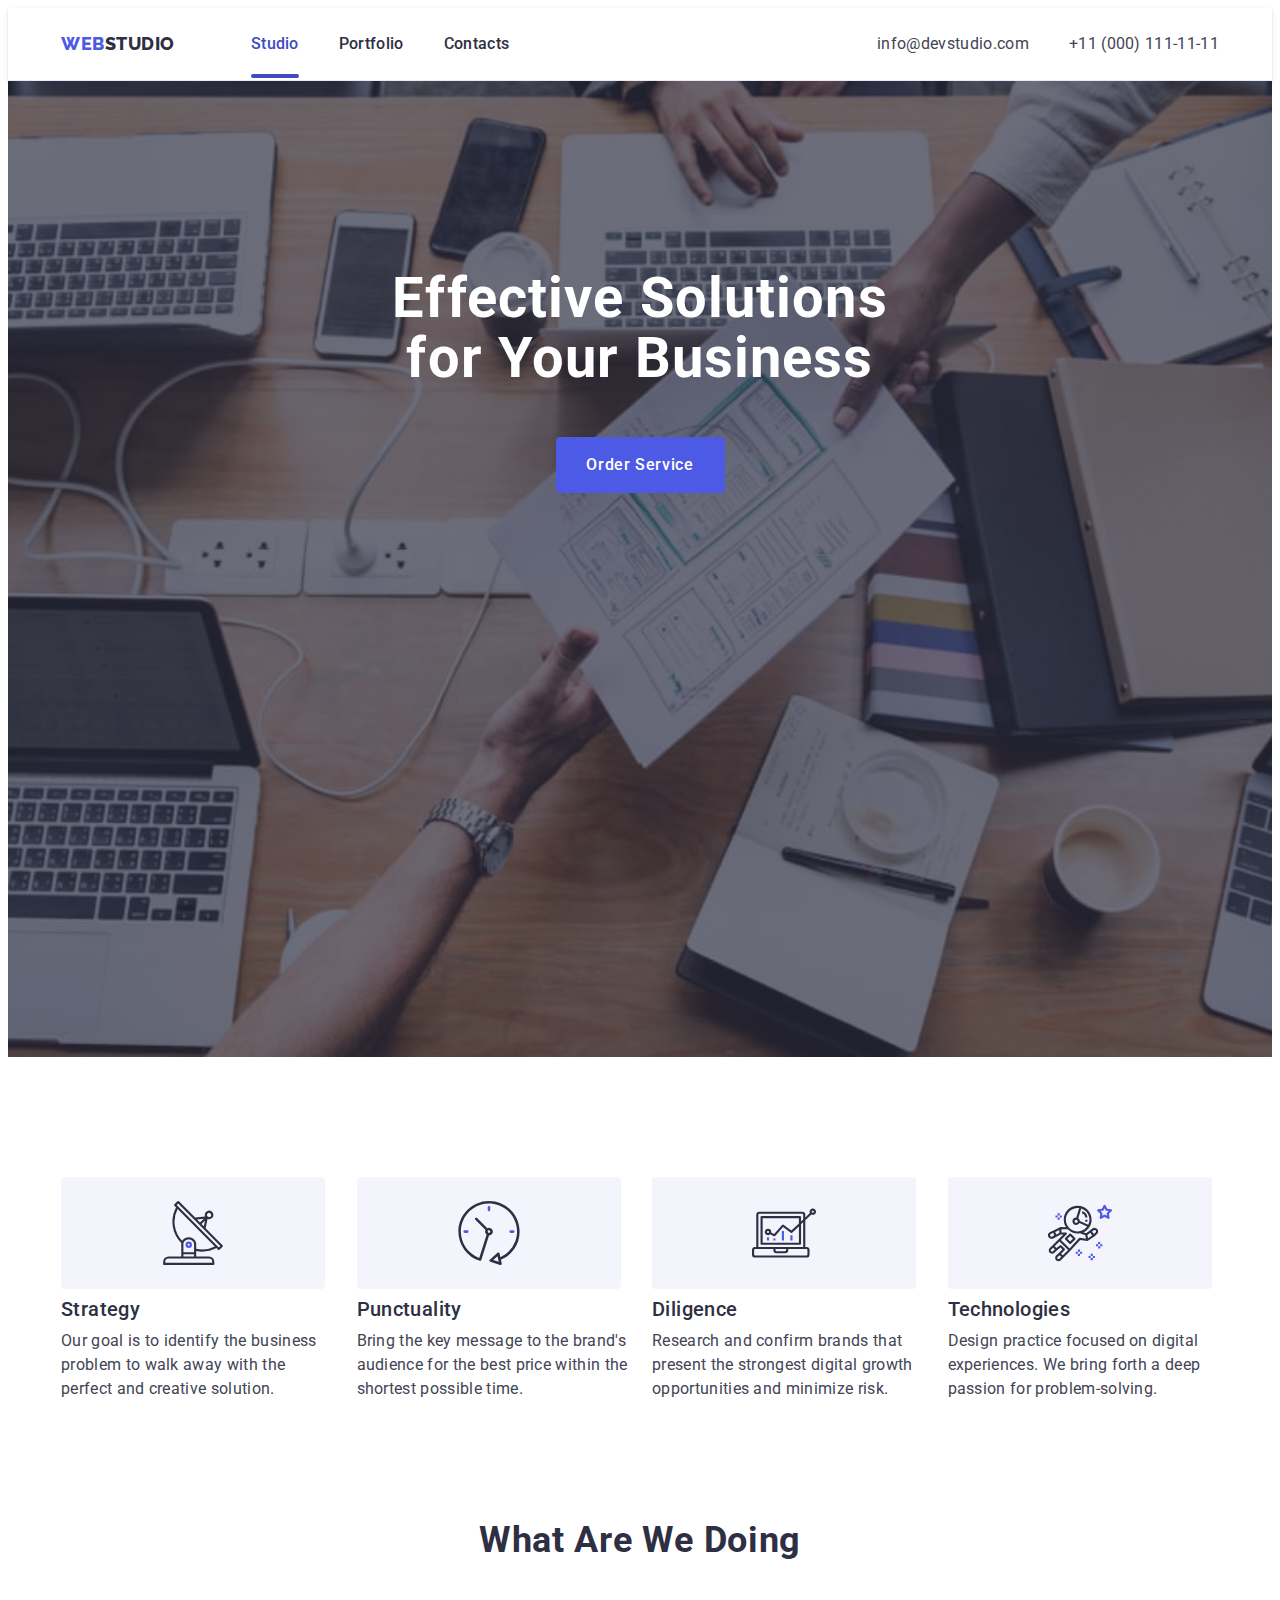
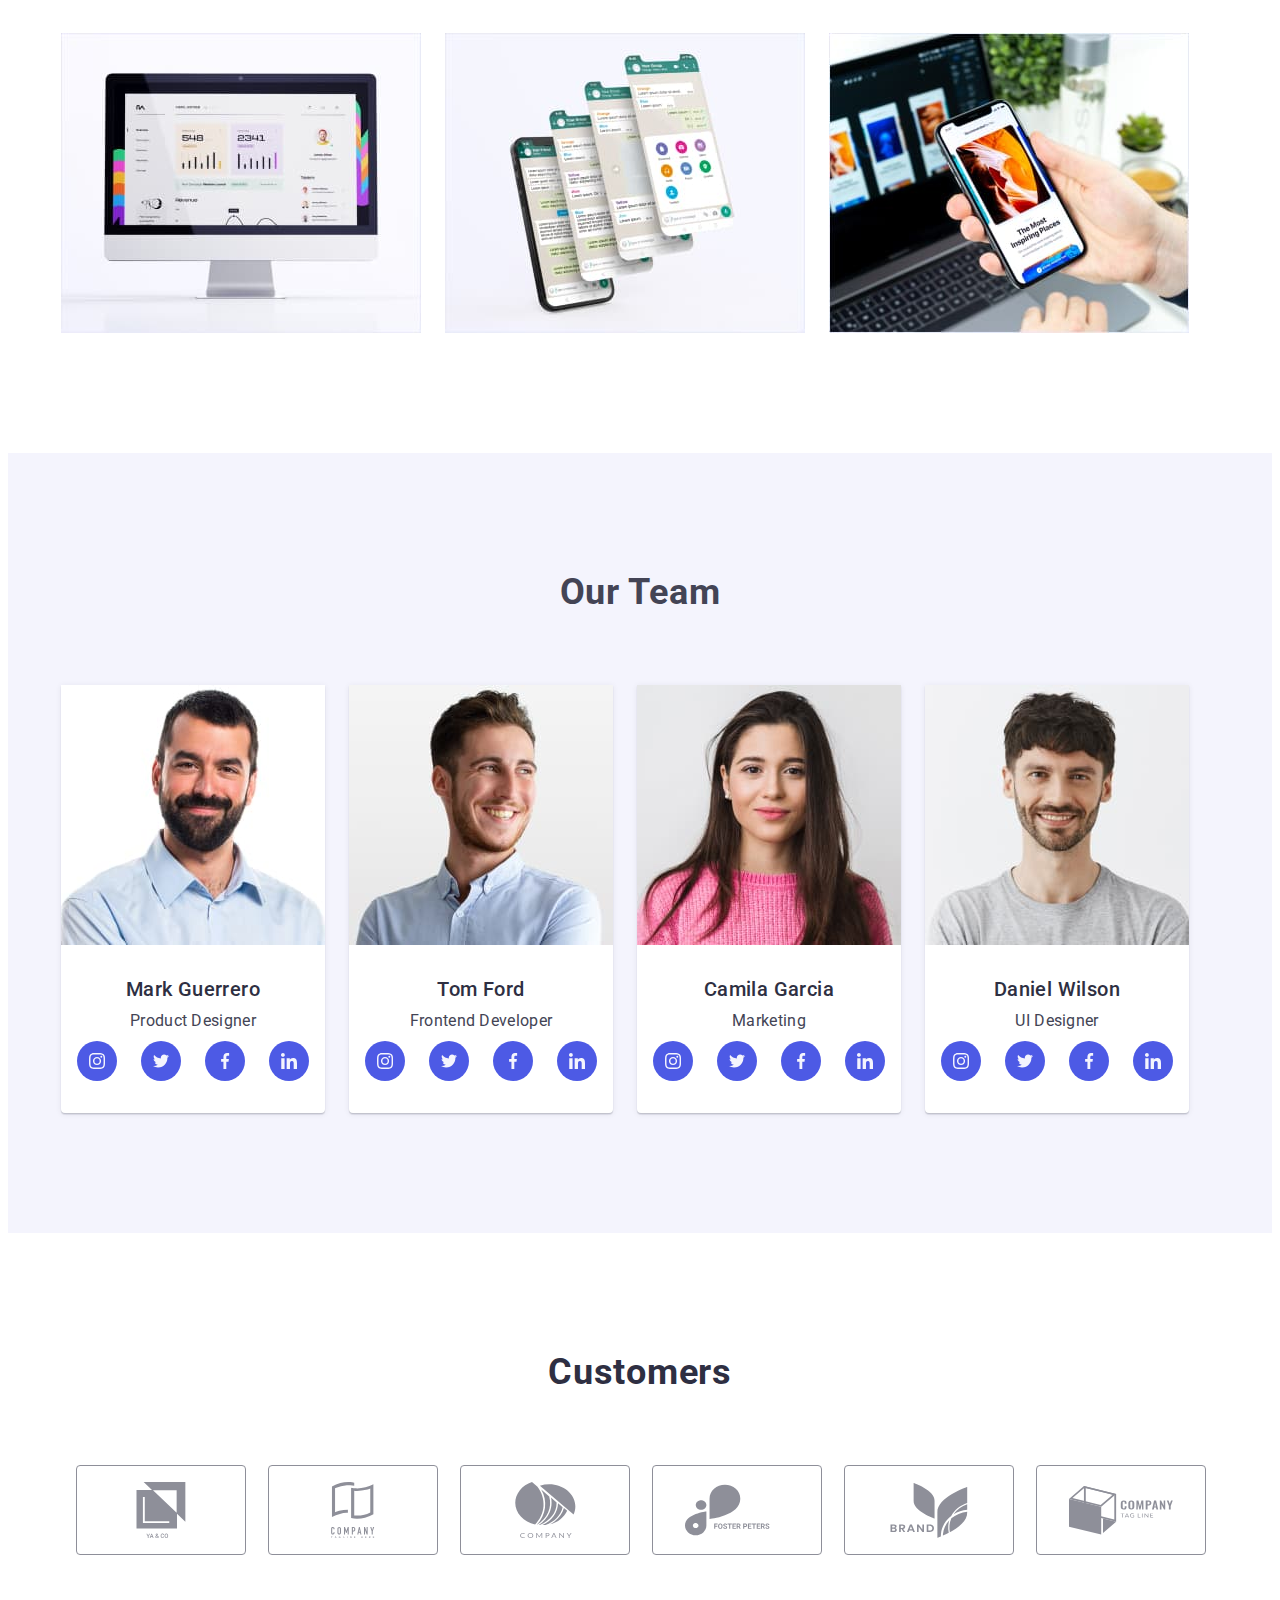
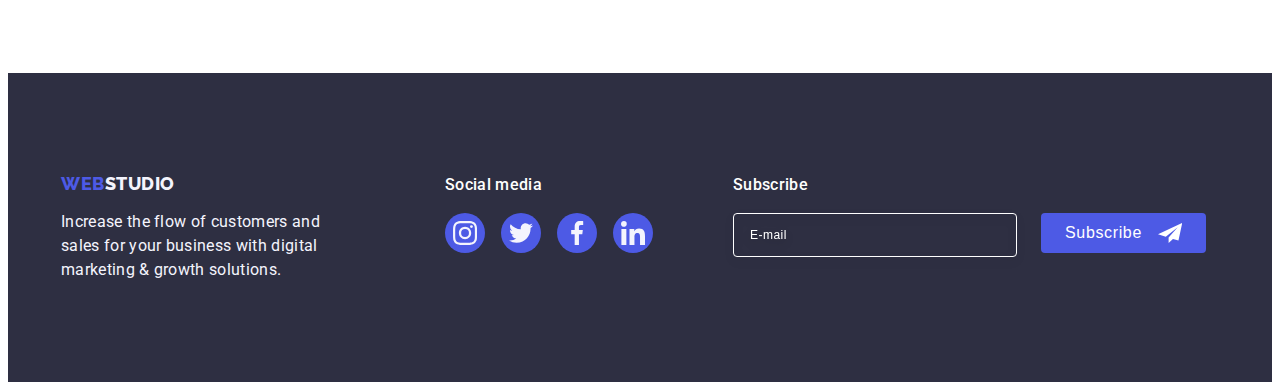
<file: index.html>
<!DOCTYPE html>
<html lang="en">
  <head>
    <meta charset="UTF-8" />
    <meta http-equiv="X-UA-Compatible" content="IE=edge" />
    <meta name="viewport" content="width=device-width, initial-scale=1.0" />
    <title>studio</title>
    <link
      rel="stylesheet"
      href="https://cdnjs.cloudflare.com/ajax/libs/modern-normalize/1.1.0/modern-normalize.min.css"
      integrity="sha512-wpPYUAdjBVSE4KJnH1VR1HeZfpl1ub8YT/NKx4PuQ5NmX2tKuGu6U/JRp5y+Y8XG2tV+wKQpNHVUX03MfMFn9Q=="
      crossorigin="anonymous"
      referrerpolicy="no-referrer"
    />
    <link rel="preconnect" href="https://fonts.googleapis.com" />
    <link rel="preconnect" href="https://fonts.gstatic.com" crossorigin />
    <link
      href="https://fonts.googleapis.com/css2?family=Raleway:wght@800&family=Roboto:wght@400;500;700;900&display=swap"
      rel="stylesheet"
    />
    <link rel="stylesheet" href="./css/styles.css" />
  </head>
  <body>
    <!-- ----- HEADER ----- -->
    <header class="head">
      <div class="container header-container">
        <!-- header nav -->
        <nav class="head-nav">
          <a href="./index.html" class="head-logo"
            >Web<span class="head-studio">Studio</span></a
          >
          <ul class="head-menu">
            <li class="head-items">
              <a href="./index.html" class="head-link active">Studio</a>
            </li>
            <li class="head-items">
              <a href="./portfolio.html" class="head-link">Portfolio</a>
            </li>
            <li class="head-items">
              <a href="" class="head-link">Contacts</a>
            </li>
          </ul>
        </nav>
        <!-- header address -->
        <address class="head-address">
          <ul class="head-address-menu">
            <li class="head-address-items">
              <a href="mailto:info@devstudio.com" class="head-contacts"
                >info@devstudio.com</a
              >
            </li>
            <li class="head-address-items">
              <a href="tel:+110001111111" class="head-contacts"
                >+11 (000) 111-11-11</a
              >
            </li>
          </ul>
        </address>
        <button data-menu-open class="mobile-head-btn" type="button">
          <svg class="mobile-head-icon" width="32" height="22">
            <use href="./images/icons.svg#icon-burger"></use>
          </svg>
        </button>
      </div>
    </header>

    <!-- ----- MAIN ----- -->
    <main class="mainpage">
      <!-- hero -->
      <section class="hero">
        <div class="container">
          <div class="hero-container">
            <h1 class="hero-main">Effective Solutions for Your Business</h1>
            <button type="button" class="hero-btn" data-modal-open>
              Order Service
            </button>
          </div>
        </div>
      </section>

      <!-- about us -->
      <section class="about">
        <div class="container">
          <h2 class="visually-hidden">Features</h2>
          <ul class="about-menu">
            <li class="about-items">
              <div class="about-icon-container">
                <svg class="icon-about" width="64" height="64">
                  <use href="./images/icons.svg#icon-antenna"></use>
                </svg>
              </div>
              <h3 class="about-title">Strategy</h3>
              <p class="about-text">
                Our goal is to identify the business problem to walk away with
                the perfect and creative solution.
              </p>
            </li>
            <li class="about-items">
              <div class="about-icon-container">
                <svg class="icon-about" width="64" height="64">
                  <use href="./images/icons.svg#icon-clock"></use>
                </svg>
              </div>
              <h3 class="about-title">Punctuality</h3>
              <p class="about-text">
                Bring the key message to the brand's audience for the best price
                within the shortest possible time.
              </p>
            </li>
            <li class="about-items">
              <div class="about-icon-container">
                <svg class="icon-about" width="64" height="64">
                  <use href="./images/icons.svg#icon-diagram"></use>
                </svg>
              </div>
              <h3 class="about-title">Diligence</h3>
              <p class="about-text">
                Research and confirm brands that present the strongest digital
                growth opportunities and minimize risk.
              </p>
            </li>
            <li class="about-items">
              <div class="about-icon-container">
                <svg class="icon-about" width="64" height="64">
                  <use href="./images/icons.svg#icon-astronaut"></use>
                </svg>
              </div>
              <h3 class="about-title">Technologies</h3>
              <p class="about-text">
                Design practice focused on digital experiences. We bring forth a
                deep passion for problem-solving.
              </p>
            </li>
          </ul>
        </div>
      </section>
      <!-- what are we doing -->
      <section class="digital">
        <div class="container">
          <h2 class="digital-title">What are we doing</h2>
          <ul class="digital-menu">
            <li class="digital-items">
              <img
                srcset="./images/img1@2x.jpg 2x"
                src="./images/img1.jpg"
                alt="laptop"
                width="360"
                height="300"
              />
            </li>
            <li class="digital-items">
              <img
                srcset="./images/img2@2x.jpg 2x"
                src="./images/img2.jpg"
                alt="phones"
                width="360"
                height="300"
              />
            </li>
            <li class="digital-items">
              <img
                srcset="./images/img3@2x.jpg 2x"
                src="./images/img3.jpg"
                alt="phoneonhand"
                width="360"
                height="300"
              />
            </li>
          </ul>
        </div>
      </section>

      <!-- our team -->
      <section class="team">
        <div class="container">
          <h2 class="team-main-title">Our Team</h2>
          <ul class="team-menu">
            <li class="team-list">
              <img
                srcset="./images/mark@2x.jpg 2x"
                src="./images/mark.jpg"
                alt="Mark"
                width="264"
                height="260"
              />
              <div class="team-container">
                <h3 class="team-title">Mark Guerrero</h3>
                <p class="team-text">Product Designer</p>
                <ul class="social-menu">
                  <li class="social-items">
                    <a href="" class="social-link">
                      <svg class="social-icons" width="16" height="16">
                        <use href="./images/icons.svg#icon-instagram"></use>
                      </svg>
                    </a>
                  </li>
                  <li class="social-items">
                    <a href="" class="social-link">
                      <svg class="social-icons" width="16" height="16">
                        <use href="./images/icons.svg#icon-twitter"></use>
                      </svg>
                    </a>
                  </li>
                  <li class="social-items">
                    <a href="" class="social-link">
                      <svg class="social-icons" width="16" height="16">
                        <use href="./images/icons.svg#icon-facebook"></use>
                      </svg>
                    </a>
                  </li>
                  <li class="social-items">
                    <a href="" class="social-link">
                      <svg class="social-icons" width="16" height="16">
                        <use href="./images/icons.svg#icon-linkedin"></use>
                      </svg>
                    </a>
                  </li>
                </ul>
              </div>
            </li>
            <li class="team-list">
              <img
                srcset="./images/tom@2x.jpg 2x"
                src="./images/tom.jpg"
                alt="Tom"
                width="264"
                height="260"
              />
              <div class="team-container">
                <h3 class="team-title">Tom Ford</h3>
                <p class="team-text">Frontend Developer</p>
                <ul class="social-menu">
                  <li class="social-items">
                    <a href="" class="social-link">
                      <svg class="social-icons" width="16" height="16">
                        <use href="./images/icons.svg#icon-instagram"></use>
                      </svg>
                    </a>
                  </li>
                  <li class="social-items">
                    <a href="" class="social-link">
                      <svg class="social-icons" width="16" height="16">
                        <use href="./images/icons.svg#icon-twitter"></use>
                      </svg>
                    </a>
                  </li>
                  <li class="social-items">
                    <a href="" class="social-link">
                      <svg class="social-icons" width="16" height="16">
                        <use href="./images/icons.svg#icon-facebook"></use>
                      </svg>
                    </a>
                  </li>
                  <li class="social-items">
                    <a href="" class="social-link">
                      <svg class="social-icons" width="16" height="16">
                        <use href="./images/icons.svg#icon-linkedin"></use>
                      </svg>
                    </a>
                  </li>
                </ul>
              </div>
            </li>
            <li class="team-list">
              <img
                srcset="./images/camila@2x.jpg 2x"
                src="./images/camila.jpg"
                alt="Camila"
                width="264"
                height="260"
              />
              <div class="team-container">
                <h3 class="team-title">Camila Garcia</h3>
                <p class="team-text">Marketing</p>
                <ul class="social-menu">
                  <li class="social-items">
                    <a href="" class="social-link">
                      <svg class="social-icons" width="16" height="16">
                        <use href="./images/icons.svg#icon-instagram"></use>
                      </svg>
                    </a>
                  </li>
                  <li class="social-items">
                    <a href="" class="social-link">
                      <svg class="social-icons" width="16" height="16">
                        <use href="./images/icons.svg#icon-twitter"></use>
                      </svg>
                    </a>
                  </li>
                  <li class="social-items">
                    <a href="" class="social-link">
                      <svg class="social-icons" width="16" height="16">
                        <use href="./images/icons.svg#icon-facebook"></use>
                      </svg>
                    </a>
                  </li>
                  <li class="social-items">
                    <a href="" class="social-link">
                      <svg class="social-icons" width="16" height="16">
                        <use href="./images/icons.svg#icon-linkedin"></use>
                      </svg>
                    </a>
                  </li>
                </ul>
              </div>
            </li>
            <li class="team-list">
              <img
                srcset="./images/dan@2x.jpg 2x"
                src="./images/dan.jpg"
                alt="Daniel"
                width="264"
                height="260"
              />
              <div class="team-container">
                <h3 class="team-title">Daniel Wilson</h3>
                <p class="team-text">UI Designer</p>
                <ul class="social-menu">
                  <li class="social-items">
                    <a href="" class="social-link">
                      <svg class="social-icons" width="16" height="16">
                        <use href="./images/icons.svg#icon-instagram"></use>
                      </svg>
                    </a>
                  </li>
                  <li class="social-items">
                    <a href="" class="social-link">
                      <svg class="social-icons" width="16" height="16">
                        <use href="./images/icons.svg#icon-twitter"></use>
                      </svg>
                    </a>
                  </li>
                  <li class="social-items">
                    <a href="" class="social-link">
                      <svg class="social-icons" width="16" height="16">
                        <use href="./images/icons.svg#icon-facebook"></use>
                      </svg>
                    </a>
                  </li>
                  <li class="social-items">
                    <a href="" class="social-link">
                      <svg class="social-icons" width="16" height="16">
                        <use href="./images/icons.svg#icon-linkedin"></use>
                      </svg>
                    </a>
                  </li>
                </ul>
              </div>
            </li>
          </ul>
        </div>
      </section>

      <!--- customers --->
      <section class="customers">
        <div class="container">
          <h2 class="customers-title">Customers</h2>
          <ul class="customers-menu">
            <li class="customers-items">
              <a href="#" class="customers-icon-link">
                <svg class="customers-icon" width="104" height="56">
                  <use href="./images/icons.svg#icon-group"></use>
                </svg>
              </a>
            </li>
            <li class="customers-items">
              <a href="#" class="customers-icon-link">
                <svg class="customers-icon" width="104" height="56">
                  <use href="./images/icons.svg#icon-group1"></use>
                </svg>
              </a>
            </li>
            <li class="customers-items">
              <a href="#" class="customers-icon-link">
                <svg class="customers-icon" width="104" height="56">
                  <use href="./images/icons.svg#icon-group2"></use>
                </svg>
              </a>
            </li>
            <li class="customers-items">
              <a href="#" class="customers-icon-link">
                <svg class="customers-icon" width="104" height="56">
                  <use href="./images/icons.svg#icon-group3"></use>
                </svg>
              </a>
            </li>
            <li class="customers-items">
              <a href="#" class="customers-icon-link">
                <svg class="customers-icon" width="104" height="56">
                  <use href="./images/icons.svg#icon-group4"></use>
                </svg>
              </a>
            </li>
            <li class="customers-items">
              <a href="#" class="customers-icon-link">
                <svg class="customers-icon" width="104" height="56">
                  <use href="./images/icons.svg#icon-group6"></use>
                </svg>
              </a>
            </li>
          </ul>
        </div>
      </section>
    </main>

    <!-- ----- FOOTER ----- -->
    <footer class="footer">
      <div class="footer-container">
        <!-- footer-logo -->
        <div class="footer-logo-container">
          <a class="footer-logo" href="./index.html"
            >Web<span class="footer-studio">Studio</span></a
          >
          <p class="footer-text">
            Increase the flow of customers and sales for your business with
            digital marketing & growth solutions.
          </p>
        </div>

        <!-- footer-social-menu -->
        <div class="footer-social-container">
          <p class="footer-social-text">Social media</p>
          <ul class="footer-social-menu">
            <li class="footer-social-items">
              <a href="" class="footer-social-link">
                <svg class="footer-social-icons" width="24" height="24">
                  <use href="./images/icons.svg#icon-instagram"></use>
                </svg>
              </a>
            </li>
            <li class="footer-social-items">
              <a href="" class="footer-social-link">
                <svg class="footer-social-icons" width="24" height="24">
                  <use href="./images/icons.svg#icon-twitter"></use>
                </svg>
              </a>
            </li>
            <li class="footer-social-items">
              <a href="" class="footer-social-link">
                <svg class="footer-social-icons" width="24" height="24">
                  <use href="./images/icons.svg#icon-facebook"></use>
                </svg>
              </a>
            </li>
            <li class="footer-social-items">
              <a href="" class="footer-social-link">
                <svg class="footer-social-icons" width="24" height="24">
                  <use href="./images/icons.svg#icon-linkedin"></use>
                </svg>
              </a>
            </li>
          </ul>
        </div>
        <!-- footer-subscribe -->
        <div class="footer-subscribe-container">
          <p class="subscribe-text">Subscribe</p>
          <form class="footer-subcribe-form">
            <label class="footer-label" for="email"
              ><input
                class="footer-email"
                type="email"
                name="email"
                id="email"
                placeholder="E-mail"
            /></label>
            <button type="submit" class="footer-submit-btn">
              Subscribe<span>
                <svg class="subscribe-icon" width="24" height="24">
                  <use href="./images/icons.svg#icon-subscribe"></use>
                </svg>
              </span>
            </button>
          </form>
        </div>
      </div>
    </footer>

    <!----- MOBILE MENU ----->

    <div class="mobile-menu" data-menu>
      <div class="container mobile-menu-container">
        <button data-menu-close type="button" class="mobile-close-btn">
          <svg class="mobile-close-icon" width="24" height="24">
            <use href="./images/icons.svg#icon-close"></use>
          </svg>
        </button>
        <nav class="mobile-nav">
          <ul class="mobile-nav-menu">
            <li class="mobile-nav-items">
              <a href="./index.html" class="mobile-nav-link active">Studio</a>
            </li>
            <li class="mobile-nav-items">
              <a href="./portfolio.html" class="mobile-nav-link">Portfolio</a>
            </li>
            <li class="mobile-nav-items">
              <a href="" class="mobile-nav-link">Contacts</a>
            </li>
          </ul>
        </nav>
        <ul class="mobile-address-menu">
          <li class="mobile-address-items">
            <a href="mailto:info@devstudio.com" class="mobile-contacts"
              >info@devstudio.com</a
            >
          </li>
          <li class="mobile-address-items">
            <a href="tel:+110001111111" class="mobile-contacts"
              >+11 (000) 111-11-11</a
            >
          </li>
        </ul>
        <ul class="mobile-social-menu">
          <li class="mobile-social-items">
            <a href="" class="mobile-social-link">
              <svg class="mobile-social-icons" width="24" height="24">
                <use href="./images/icons.svg#icon-instagram"></use>
              </svg>
            </a>
          </li>
          <li class="mobile-social-items">
            <a href="" class="mobile-social-link">
              <svg class="mobile-social-icons" width="24" height="24">
                <use href="./images/icons.svg#icon-twitter"></use>
              </svg>
            </a>
          </li>
          <li class="mobile-social-items">
            <a href="" class="mobile-social-link">
              <svg class="mobile-social-icons" width="24" height="24">
                <use href="./images/icons.svg#icon-facebook"></use>
              </svg>
            </a>
          </li>
          <li class="mobile-social-items">
            <a href="" class="mobile-social-link">
              <svg class="mobile-social-icons" width="24" height="24">
                <use href="./images/icons.svg#icon-linkedin"></use>
              </svg>
            </a>
          </li>
        </ul>
      </div>
    </div>

    <!----- MODAL ----->
    <div class="modal-container">
      <div class="backdrop is-hidden" data-modal>
        <div class="modal">
          <p class="option-title">
            Leave your contacts and we will call you back
          </p>
          <form class="modal-option">
            <div class="modal-field-zone">
              <div class="option-field">
                <label class="option-label" for="name">Name</label>
                <div class="name-container">
                  <input
                    class="option-input"
                    type="text"
                    name="name"
                    id="name"
                    placeholder=""
                  />
                  <svg class="icon-name" width="20" height="24">
                    <use href="./images/icons.svg#icon-name"></use>
                  </svg>
                </div>
              </div>
              <div class="option-field">
                <label class="option-label" for="tel">Phone</label>
                <div class="tel-container">
                  <input
                    class="option-input"
                    type="tel"
                    name="tel"
                    id="tel"
                    placeholder=""
                  />
                  <svg class="icon-tel" width="14" height="20">
                    <use href="./images/icons.svg#icon-tel"></use>
                  </svg>
                </div>
              </div>
              <div class="option-field">
                <label class="option-label" for="mail">Email</label>
                <div class="email-container">
                  <input
                    class="option-input"
                    type="email"
                    name="email"
                    id="mail"
                    placeholder=""
                  />
                  <svg class="icon-email" width="18" height="24">
                    <use href="./images/icons.svg#icon-email"></use>
                  </svg>
                </div>
              </div>
              <div class="option-field">
                <label class="option-label" for="comment">Comment</label>
                <textarea
                  class="option-textarea"
                  name="comment"
                  id="comment"
                  cols="30"
                  rows="10"
                  placeholder="Text input"
                ></textarea>
              </div>
            </div>
            <div class="modal-terms-container">
              <label class="checkbox-container" for="checkbox">
                <input
                  class="checkbox"
                  type="checkbox"
                  name="checkbox"
                  id="checkbox"
                />
                <span class="checkbox-icon"></span>
                <span class="modal-terms-text">
                  I accept the terms and conditions of the
                  <a href="#" class="modal-privacy-link">Privacy Policy</a>
                </span>
              </label>
            </div>
          </form>
          <button type="submit" class="modal-send-btn">Send</button>
          <div class="close-button">
            <button data-modal-close type="button" class="modal-close">
              <svg class="modal-icon" width="8" height="8">
                <use href="./images/icons.svg#icon-vector"></use>
              </svg>
            </button>
          </div>
        </div>
      </div>
    </div>

    <!--- script --->
    <script src="./js/modal.js"></script>
    <script src="./js/mobile-menu.js"></script>
  </body>
</html>
</file>
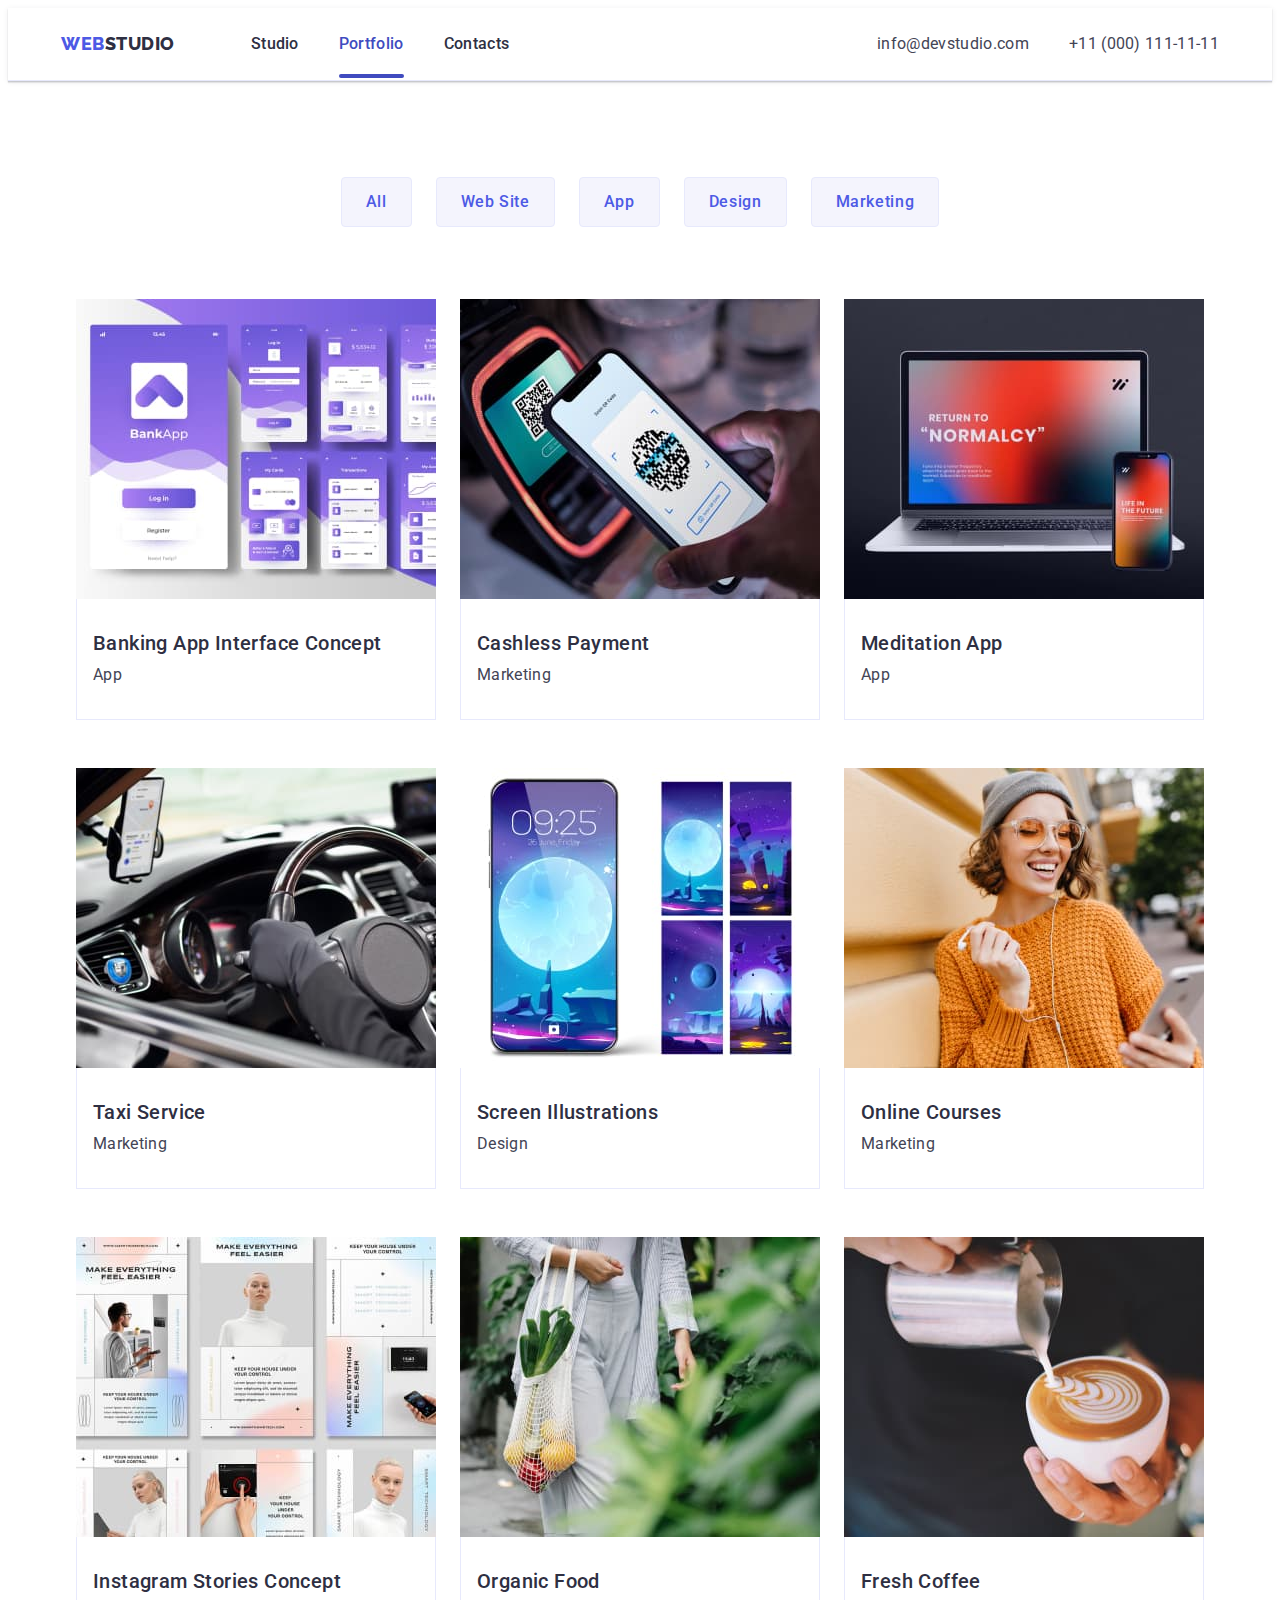
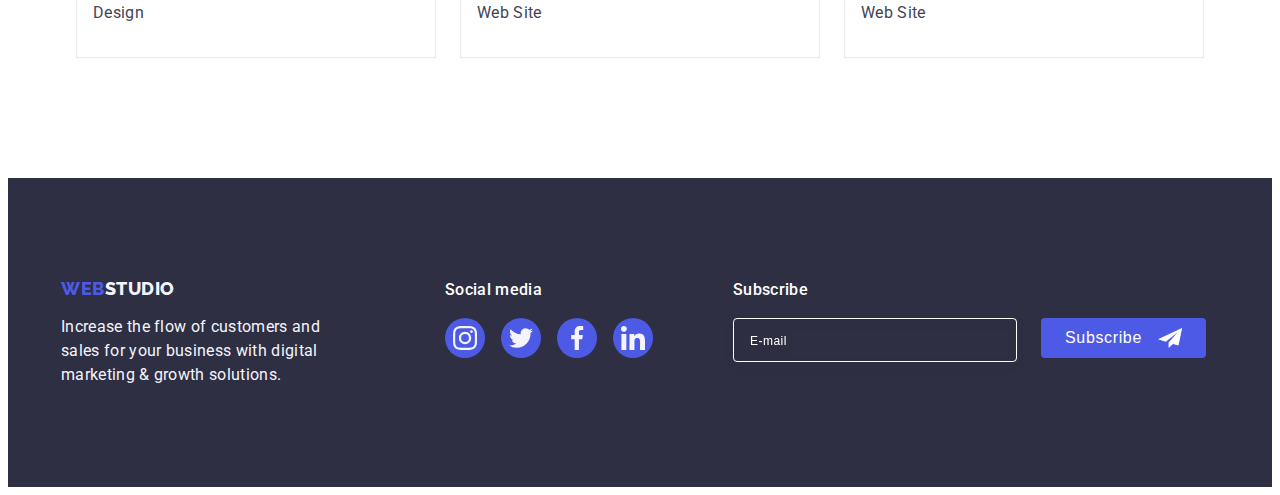
<file: portfolio.html>
<!DOCTYPE html>
<html lang="en">
  <head>
    <meta charset="UTF-8" />
    <meta http-equiv="X-UA-Compatible" content="IE=edge" />
    <meta name="viewport" content="width=device-width, initial-scale=1.0" />
    <title>portfolio</title>
    <link
      rel="stylesheet"
      href="https://cdnjs.cloudflare.com/ajax/libs/modern-normalize/1.1.0/modern-normalize.min.css"
      integrity="sha512-wpPYUAdjBVSE4KJnH1VR1HeZfpl1ub8YT/NKx4PuQ5NmX2tKuGu6U/JRp5y+Y8XG2tV+wKQpNHVUX03MfMFn9Q=="
      crossorigin="anonymous"
      referrerpolicy="no-referrer"
    />
    <link rel="preconnect" href="https://fonts.googleapis.com" />
    <link rel="preconnect" href="https://fonts.gstatic.com" crossorigin />
    <link
      href="https://fonts.googleapis.com/css2?family=Raleway:wght@800&family=Roboto:wght@400;500;700;900&display=swap"
      rel="stylesheet"
    />
    <link rel="stylesheet" href="./css/styles.css" />
  </head>
  <body>
    <!-- ----- HEADER ----- -->
    <header class="head">
      <div class="container header-container">
        <!-- header nav -->
        <nav class="head-nav">
          <a href="./index.html" class="head-logo"
            >Web<span class="head-studio">Studio</span></a
          >
          <ul class="head-menu">
            <li class="head-items">
              <a href="./index.html" class="head-link">Studio</a>
            </li>
            <li class="head-items">
              <a href="./portfolio.html" class="head-link active">Portfolio</a>
            </li>
            <li class="head-items">
              <a href="" class="head-link">Contacts</a>
            </li>
          </ul>
        </nav>
        <!-- header address -->
        <address class="head-address">
          <ul class="head-address-menu">
            <li class="head-address-items">
              <a href="mailto:info@devstudio.com" class="head-contacts"
                >info@devstudio.com</a
              >
            </li>
            <li class="head-address-items">
              <a href="tel:+110001111111" class="head-contacts"
                >+11 (000) 111-11-11</a
              >
            </li>
          </ul>
        </address>
        <button data-menu-open class="mobile-head-btn" type="button">
          <svg class="mobile-head-icon" width="32" height="22">
            <use href="./images/icons.svg#icon-burger"></use>
          </svg>
        </button>
      </div>
    </header>

    <!-- ----- MAIN ----- -->
    <main>
      <section class="features">
        <div class="container">
          <h1 class="visually-hidden">Portfolio</h1>

          <!-- features -->
          <ul class="portfolio-menu">
            <li class="portfolio-items">
              <button type="button" class="portfolio-btn">All</button>
            </li>
            <li class="portfolio-items">
              <button type="button" class="portfolio-btn">Web Site</button>
            </li>
            <li class="portfolio-items">
              <button type="button" class="portfolio-btn">App</button>
            </li>
            <li class="portfolio-items">
              <button type="button" class="portfolio-btn">Design</button>
            </li>
            <li class="portfolio-items">
              <button type="button" class="portfolio-btn">Marketing</button>
            </li>
          </ul>
        </div>
        <div class="container">
          <!-- app-pictures -->
          <ul class="app-menu">
            <li class="app-items">
              <a class="app-link" href="">
                <div class="app-image">
                  <picture>
                    <source
                      srcset="
                        ./images/desktop-portfolio/desk-img.jpg    1x,
                        ./images/desktop-portfolio/desk-img@2x.jpg 2x
                      "
                      media="(min-width:1158px)"
                    />
                    <source
                      srcset="
                        ./images/tablet-portfolio/tablet-img.jpg    1x,
                        ./images/tablet-portfolio/tablet-img@2x.jpg 2x
                      "
                      media="(min-width:768px)"
                    />
                    <source
                      srcset="
                        ./images/mobile-portfolio/mobile-img.jpg    1x,
                        ./images/mobile-portfolio/mobile-img@2x.jpg 2x
                      "
                      media="(min-width:320px)"
                    />

                    <img
                      src="./images/mobile-portfolio/mobile-img.jpg"
                      alt="banking app"
                    />
                  </picture>

                  <p class="app-image-text">
                    14 Stylish and User-Friendly App Design Concepts · Task
                    Manager App · Calorie Tracker App · Exotic Fruit Ecommerce
                    App · Cloud Storage App
                  </p>
                </div>
                <div class="app-container">
                  <h2 class="app-title">Banking App Interface Concept</h2>
                  <p class="app-text">App</p>
                </div>
              </a>
            </li>
            <li class="app-items">
              <a class="app-link" href="">
                <div class="app-image">
                  <picture>
                    <source
                      srcset="
                        ./images/desktop-portfolio/desk-img2.jpg    1x,
                        ./images/desktop-portfolio/desk-img2@2x.jpg 2x
                      "
                      media="(min-width:1158px)" />
                    <source
                      srcset="
                        ./images/tablet-portfolio/tablet-img2.jpg    1x,
                        ./images/tablet-portfolio/tablet-img2@2x.jpg 2x
                      "
                      media="(min-width:768px)" />
                    <source
                      srcset="
                        ./images/mobile-portfolio/mobile-img2.jpg    1x,
                        ./images/mobile-portfolio/mobile-img2@2x.jpg 2x
                      "
                      media="(min-width:320px)" />
                    <img
                      src="./images/mobile-portfolio/mobile-img2.jpg"
                      alt="cashless payment"
                  /></picture>

                  <p class="app-image-text">
                    14 Stylish and User-Friendly App Design Concepts · Task
                    Manager App · Calorie Tracker App · Exotic Fruit Ecommerce
                    App · Cloud Storage App
                  </p>
                </div>
                <div class="app-container">
                  <h2 class="app-title">Cashless Payment</h2>
                  <p class="app-text">Marketing</p>
                </div>
              </a>
            </li>
            <li class="app-items">
              <a class="app-link" href="">
                <div class="app-image">
                  <picture>
                    <source
                      srcset="
                        ./images/desktop-portfolio/desk-img3.jpg    1x,
                        ./images/desktop-portfolio/desk-img3@2x.jpg 2x
                      "
                      media="(min-width:1158px)" />
                    <source
                      srcset="
                        ./images/tablet-portfolio/tablet-img3.jpg    1x,
                        ./images/tablet-portfolio/tablet-img3@2x.jpg 2x
                      "
                      media="(min-width:768px)" />
                    <source
                      srcset="
                        ./images/mobile-portfolio/mobile-img3.jpg    1x,
                        ./images/mobile-portfolio/mobile-img3@2x.jpg 2x
                      "
                      media="(min-width:320px)" />
                    <img
                      src="./images/mobile-portfolio/mobile-img3.jpg"
                      alt="meditation app"
                  /></picture>

                  <p class="app-image-text">
                    14 Stylish and User-Friendly App Design Concepts · Task
                    Manager App · Calorie Tracker App · Exotic Fruit Ecommerce
                    App · Cloud Storage App
                  </p>
                </div>
                <div class="app-container">
                  <h2 class="app-title">Meditation App</h2>
                  <p class="app-text">App</p>
                </div>
              </a>
            </li>
            <li class="app-items">
              <a class="app-link" href="">
                <div class="app-image">
                  <picture>
                    <source
                      srcset="
                        ./images/desktop-portfolio/desk-img4.jpg    1x,
                        ./images/desktop-portfolio/desk-img4@2x.jpg 2x
                      "
                      media="(min-width:1158px)" />
                    <source
                      srcset="
                        ./images/tablet-portfolio/tablet-img4.jpg    1x,
                        ./images/tablet-portfolio/tablet-img4@2x.jpg 2x
                      "
                      media="(min-width:768px)" />
                    <source
                      srcset="
                        ./images/mobile-portfolio/mobile-img4.jpg    1x,
                        ./images/mobile-portfolio/mobile-img4@2x.jpg 2x
                      "
                      media="(min-width:320px)" />
                    <img
                      src="./images/mobile-portfolio/mobile-img4.jpg"
                      alt="taxi service"
                  /></picture>

                  <p class="app-image-text">
                    14 Stylish and User-Friendly App Design Concepts · Task
                    Manager App · Calorie Tracker App · Exotic Fruit Ecommerce
                    App · Cloud Storage App
                  </p>
                </div>
                <div class="app-container">
                  <h2 class="app-title">Taxi Service</h2>
                  <p class="app-text">Marketing</p>
                </div>
              </a>
            </li>
            <li class="app-items">
              <a class="app-link" href="">
                <div class="app-image">
                  <picture>
                    <source
                      srcset="
                        ./images/desktop-portfolio/desk-img5.jpg    1x,
                        ./images/desktop-portfolio/desk-img5@2x.jpg 2x
                      "
                      media="(min-width:1158px)" />
                    <source
                      srcset="
                        ./images/tablet-portfolio/tablet-img5.jpg    1x,
                        ./images/tablet-portfolio/tablet-img5@2x.jpg 2x
                      "
                      media="(min-width:768px)" />
                    <source
                      srcset="
                        ./images/mobile-portfolio/mobile-img5.jpg    1x,
                        ./images/mobile-portfolio/mobile-img5@2x.jpg 2x
                      "
                      media="(min-width:320px)" />
                    <img
                      src="./images/mobile-portfolio/mobile-img5.jpg"
                      alt="screen illustrations"
                  /></picture>

                  <p class="app-image-text">
                    14 Stylish and User-Friendly App Design Concepts · Task
                    Manager App · Calorie Tracker App · Exotic Fruit Ecommerce
                    App · Cloud Storage App
                  </p>
                </div>
                <div class="app-container">
                  <h2 class="app-title">Screen Illustrations</h2>
                  <p class="app-text">Design</p>
                </div>
              </a>
            </li>
            <li class="app-items">
              <a class="app-link" href="">
                <div class="app-image">
                  <picture>
                    <source
                      srcset="
                        ./images/desktop-portfolio/desk-img6.jpg    1x,
                        ./images/desktop-portfolio/desk-img6@2x.jpg 2x
                      "
                      media="(min-width:1158px)" />
                    <source
                      srcset="
                        ./images/tablet-portfolio/tablet-img6.jpg    1x,
                        ./images/tablet-portfolio/tablet-img6@2x.jpg 2x
                      "
                      media="(min-width:768px)" />
                    <source
                      srcset="
                        ./images/mobile-portfolio/mobile-img6.jpg    1x,
                        ./images/mobile-portfolio/mobile-img6@2x.jpg 2x
                      "
                      media="(min-width:320px)" />
                    <img
                      src="./images/mobile-portfolio/mobile-img6.jpg"
                      alt="online courses"
                  /></picture>

                  <p class="app-image-text">
                    14 Stylish and User-Friendly App Design Concepts · Task
                    Manager App · Calorie Tracker App · Exotic Fruit Ecommerce
                    App · Cloud Storage App
                  </p>
                </div>
                <div class="app-container">
                  <h2 class="app-title">Online Courses</h2>
                  <p class="app-text">Marketing</p>
                </div>
              </a>
            </li>
            <li class="app-items">
              <a class="app-link" href="">
                <div class="app-image">
                  <picture>
                    <source
                      srcset="
                        ./images/desktop-portfolio/desk-img7.jpg    1x,
                        ./images/desktop-portfolio/desk-img7@2x.jpg 2x
                      "
                      media="(min-width:1158px)" />
                    <source
                      srcset="
                        ./images/tablet-portfolio/tablet-img7.jpg    1x,
                        ./images/tablet-portfolio/tablet-img7@2x.jpg 2x
                      "
                      media="(min-width:768px)" />
                    <source
                      srcset="
                        ./images/mobile-portfolio/mobile-img7.jpg    1x,
                        ./images/mobile-portfolio/mobile-img7@2x.jpg 2x
                      "
                      media="(min-width:320px)" />
                    <img
                      src="./images/mobile-portfolio/mobile-img7.jpg"
                      alt="instagramm stories concept"
                  /></picture>

                  <p class="app-image-text">
                    14 Stylish and User-Friendly App Design Concepts · Task
                    Manager App · Calorie Tracker App · Exotic Fruit Ecommerce
                    App · Cloud Storage App
                  </p>
                </div>
                <div class="app-container">
                  <h2 class="app-title">Instagram Stories Concept</h2>
                  <p class="app-text">Design</p>
                </div>
              </a>
            </li>
            <li class="app-items">
              <a class="app-link" href="">
                <div class="app-image">
                  <picture>
                    <source
                      srcset="
                        ./images/desktop-portfolio/desk-img8.jpg    1x,
                        ./images/desktop-portfolio/desk-img8@2x.jpg 2x
                      "
                      media="(min-width:1158px)" />
                    <source
                      srcset="
                        ./images/tablet-portfolio/tablet-img8.jpg    1x,
                        ./images/tablet-portfolio/tablet-img8@2x.jpg 2x
                      "
                      media="(min-width:768px)" />
                    <source
                      srcset="
                        ./images/mobile-portfolio/mobile-img8.jpg    1x,
                        ./images/mobile-portfolio/mobile-img8@2x.jpg 2x
                      "
                      media="(min-width:320px)" />
                    <img
                      src="./images/mobile-portfolio/mobile-img8.jpg"
                      alt="organic food"
                  /></picture>

                  <p class="app-image-text">
                    14 Stylish and User-Friendly App Design Concepts · Task
                    Manager App · Calorie Tracker App · Exotic Fruit Ecommerce
                    App · Cloud Storage App
                  </p>
                </div>
                <div class="app-container">
                  <h2 class="app-title">Organic Food</h2>
                  <p class="app-text">Web Site</p>
                </div>
              </a>
            </li>
            <li class="app-items">
              <a class="app-link" href="">
                <div class="app-image">
                  <picture
                    ><source
                      srcset="
                        ./images/desktop-portfolio/desk-img9.jpg    1x,
                        ./images/desktop-portfolio/desk-img9@2x.jpg 2x
                      "
                      media="(min-width:1158px)" />
                    <source
                      srcset="
                        ./images/tablet-portfolio/tablet-img9.jpg    1x,
                        ./images/tablet-portfolio/tablet-img9@2x.jpg 2x
                      "
                      media="(min-width:768px)" />
                    <source
                      srcset="
                        ./images/mobile-portfolio/mobile-img9.jpg    1x,
                        ./images/mobile-portfolio/mobile-img9@2x.jpg 2x
                      "
                      media="(min-width:320px)" />
                    <img
                      src="./images/mobile-portfolio/mobile-img9.jpg"
                      alt="fresh coffe"
                  /></picture>

                  <p class="app-image-text">
                    14 Stylish and User-Friendly App Design Concepts · Task
                    Manager App · Calorie Tracker App · Exotic Fruit Ecommerce
                    App · Cloud Storage App
                  </p>
                </div>
                <div class="app-container">
                  <h2 class="app-title">Fresh Coffee</h2>
                  <p class="app-text">Web Site</p>
                </div>
              </a>
            </li>
          </ul>
        </div>
      </section>
    </main>

    <!-- ----- FOOTER ----- -->
    <footer class="footer">
      <div class="footer-container">
        <!-- footer-logo -->
        <div class="footer-logo-container">
          <a class="footer-logo" href="./index.html"
            >Web<span class="footer-studio">Studio</span></a
          >
          <p class="footer-text">
            Increase the flow of customers and sales for your business with
            digital marketing & growth solutions.
          </p>
        </div>

        <!-- footer-social-menu -->
        <div class="footer-social-container">
          <p class="footer-social-text">Social media</p>
          <ul class="footer-social-menu">
            <li class="footer-social-items">
              <a href="" class="footer-social-link">
                <svg class="footer-social-icons" width="24" height="24">
                  <use href="./images/icons.svg#icon-instagram"></use>
                </svg>
              </a>
            </li>
            <li class="footer-social-items">
              <a href="" class="footer-social-link">
                <svg class="footer-social-icons" width="24" height="24">
                  <use href="./images/icons.svg#icon-twitter"></use>
                </svg>
              </a>
            </li>
            <li class="footer-social-items">
              <a href="" class="footer-social-link">
                <svg class="footer-social-icons" width="24" height="24">
                  <use href="./images/icons.svg#icon-facebook"></use>
                </svg>
              </a>
            </li>
            <li class="footer-social-items">
              <a href="" class="footer-social-link">
                <svg class="footer-social-icons" width="24" height="24">
                  <use href="./images/icons.svg#icon-linkedin"></use>
                </svg>
              </a>
            </li>
          </ul>
        </div>

        <!-- footer-subscribe -->
        <div class="footer-subscribe-container">
          <p class="subscribe-text">Subscribe</p>
          <form class="footer-subcribe-form">
            <label class="footer-label" for="email"
              ><input
                class="footer-email"
                type="email"
                name="email"
                id="email"
                placeholder="E-mail"
            /></label>
            <button type="submit" class="footer-submit-btn">
              Subscribe<span>
                <svg class="subscribe-icon" width="24" height="24">
                  <use href="./images/icons.svg#icon-subscribe"></use>
                </svg>
              </span>
            </button>
          </form>
        </div>
      </div>
    </footer>
    <!----- MOBILE MENU ----->

    <div class="mobile-menu" data-menu>
      <div class="container mobile-menu-container">
        <button data-menu-close type="button" class="mobile-close-btn">
          <svg class="mobile-close-icon" width="24" height="24">
            <use href="./images/icons.svg#icon-close"></use>
          </svg>
        </button>
        <nav class="mobile-nav">
          <ul class="mobile-nav-menu">
            <li class="mobile-nav-items">
              <a href="./index.html" class="mobile-nav-link">Studio</a>
            </li>
            <li class="mobile-nav-items">
              <a href="./portfolio.html" class="mobile-nav-link active"
                >Portfolio</a
              >
            </li>
            <li class="mobile-nav-items">
              <a href="" class="mobile-nav-link">Contacts</a>
            </li>
          </ul>
        </nav>
        <ul class="mobile-address-menu">
          <li class="mobile-address-items">
            <a href="mailto:info@devstudio.com" class="mobile-contacts"
              >info@devstudio.com</a
            >
          </li>
          <li class="mobile-address-items">
            <a href="tel:+110001111111" class="mobile-contacts"
              >+11 (000) 111-11-11</a
            >
          </li>
        </ul>
        <ul class="mobile-social-menu">
          <li class="mobile-social-items">
            <a href="" class="mobile-social-link">
              <svg class="mobile-social-icons" width="24" height="24">
                <use href="./images/icons.svg#icon-instagram"></use>
              </svg>
            </a>
          </li>
          <li class="mobile-social-items">
            <a href="" class="mobile-social-link">
              <svg class="mobile-social-icons" width="24" height="24">
                <use href="./images/icons.svg#icon-twitter"></use>
              </svg>
            </a>
          </li>
          <li class="mobile-social-items">
            <a href="" class="mobile-social-link">
              <svg class="mobile-social-icons" width="24" height="24">
                <use href="./images/icons.svg#icon-facebook"></use>
              </svg>
            </a>
          </li>
          <li class="mobile-social-items">
            <a href="" class="mobile-social-link">
              <svg class="mobile-social-icons" width="24" height="24">
                <use href="./images/icons.svg#icon-linkedin"></use>
              </svg>
            </a>
          </li>
        </ul>
      </div>
    </div>

    <script src="./js/mobile-menu.js"></script>
  </body>
</html>
</file>
<file: css/styles.css>
:root {
  --title-color: #2E2F42;
  --text-color: #434455;
  --accent-color: #4D5AE5;
  --secondary-color: #E7E9FC;
  --main-color: #ffffff;
  --icon-color: #f4f4fd;
  --grey-main-color: #8e8f99;
}

body {
  font-family: 'Roboto', sans-serif;
  background-color: var(--main-color);
  color: var(--text-color);
}

h1,
h2,
h3,
h4,
p {
  margin-top: 0;
  margin-bottom: 0;
}

ul,
ol {
  list-style: none;
  margin-top: 0;
  margin-bottom: 0;
  padding-left: 0;
}

a {
  text-decoration: none;
}

img {
  display: block;
  width: 100%;
  height: auto;
}

/* @media screen and (max-width:767px) {
  img {
    width: 396px;
  }
} */

button {
  cursor: pointer;
  border: none;
  border-radius: 4px;
}

.container {
  padding: 0 15px;
  margin: 0 auto;
}

@media screen and (min-width:428px) {
  .container {
    width: 428px;
  }
}

@media screen and (min-width:768px) {
  .container {
    width: 768px;
  }
}

@media screen and (min-width:1158px) {
  .container {
    width: 1158px;
  }
}

.visually-hidden {
  position: absolute;
  width: 1px;
  height: 1px;
  margin: -1px;
  border: 0;
  padding: 0;

  white-space: nowrap;
  clip-path: inset(100%);
  clip: rect(0 0 0 0);
  overflow: hidden;
}

/* ------- HEADER ------- */

.head {
  font-size: 16px;
  line-height: 1.5;
  letter-spacing: 0.02em;
  border-bottom: 1px solid var(--secondary-color);
  box-shadow: 0px 2px 1px rgba(46, 47, 66, 0.08),
    0px 1px 1px rgba(46, 47, 66, 0.16),
    0px 1px 6px rgba(46, 47, 66, 0.08);

}

.head .container {
  display: flex;
}

@media screen and (max-width:767px) {

  .header-container {
    display: flex;
    align-items: center;
    justify-content: space-between;
    padding-top: 15px;
    padding-bottom: 15px;
  }
}

.head-nav {
  display: flex;
  align-items: center;
}

.head-logo {
  font-family: 'Raleway', sans-serif;
  font-weight: 800;
  font-size: 18px;
  line-height: 1.17;
  align-items: center;
  letter-spacing: 0.03em;
  text-transform: uppercase;
  color: #4D5AE5;
  text-decoration: none;
  margin-right: 76px;
}

@media screen and (max-width:767px) {

  .head-logo {
    margin-right: 0;
  }
}

@media screen and (min-width:768px) and (max-width:1157px) {
  .head-logo {
    margin-right: 122px;
  }
}

.head-studio {
  color: var(--title-color);
}

.head-menu {
  display: flex;
  gap: 40px;
}

@media screen and (max-width:767px) {
  .head-menu {
    display: none;
  }
}

.head-items {
  color: #404bbf;
}

@media screen and (max-width:767px) {
  .head-items {
    display: none;
  }
}

.head-items:nth-last-child() {
  margin-right: 0;
}

.header-item:first-child {
  margin-left: 0;
}

.head-link {
  font-weight: 500;
  color: var(--title-color);
  padding: 24px 0;
  position: relative;
  transition: color 250ms cubic-bezier(0.4, 0, 0.2, 1);
}

@media screen and (min-width:768px) and (max-width:1157px) {
  .head-link {
    font-size: 16px;
    line-height: 1.15;
    letter-spacing: 0.02em;
  }
}

.active {
  color: #404BBF;
}

@media screen and (max-width:767px) {
  .mobile-nav-link.active {
    color: #404BBF;
  }
}

.head-link.active::after {
  content: '';
  position: absolute;
  left: 0;
  bottom: -1px;
  width: 100%;
  height: 4px;
  background-color: #404bbf;
  border-radius: 2px;
}

.head-link:hover,
.head-link:focus {
  color: #404bbf;
}

.head-address {
  margin-left: auto;
}

@media screen and (max-width:767px) {
  .head-address {
    display: none;
  }
}

@media screen and (min-width:768px) and (max-width:1157px) {
  .head-address {
    display: flex;
  }
}

.head-address-menu {
  display: flex;
  gap: 40px;
}

@media screen and (min-width:768px) and (max-width:1157px) {
  .head-address-menu {
    flex-direction: column;
    justify-content: center;
    padding: 16px 0;
    gap: 12px;
  }
}

.head-address-items {
  margin-top: 0;
  transition: backgroundcolor 250ms cubic-bezier(0.4, 0, 0.2, 1);
}

.head-address-items:nth-last-child() {
  margin-right: 0;
}

.head-contacts {
  font-weight: 400;
  color: var(--text-color);
  font-style: normal;
  display: flex;
  align-items: center;
  justify-content: center;
  gap: 40px;
  margin-top: 0;
  padding-top: 24px;
  padding-bottom: 24px;
  transition: color 250ms cubic-bezier(0.4, 0, 0.2, 1);
}

@media screen and (min-width:768px) and (max-width:1157px) {
  .head-contacts {
    font-size: 12px;
    line-height: 1.16;
    letter-spacing: 0.04em;
    padding: 0;
    height: 14px;
  }
}

.head-contacts:hover,
.head-contacts:focus {
  color: #404bbf;
}

@media screen and (max-width:767px) {
  .mobile-head-btn {
    background-color: transparent;
    border: none;
    padding: 0;
    height: 40px;
  }
}

@media screen and (min-width:768px) {

  .mobile-head-btn {
    display: none;
  }
}

/* ----- MOBILE MENU ----- */

@media screen and (max-width:767px) {
  .mobile-menu {
    position: fixed;
    width: 100%;
    height: 100%;
    max-height: 796px;
    top: 0;
    left: 0;
    z-index: 100;
    background-color: var(--main-color);
    box-shadow: 0px 2px 1px rgba(46, 47, 66, 0.08), 0px 1px 1px rgba(46, 47, 66, 0.16), 0px 1px 6px rgba(46, 47, 66, 0.08);

    opacity: 0;
    visibility: hidden;
    pointer-events: none;
    transition: opacity 250ms cubic-bezier(0.4, 0, 0.2, 1), visibility 250ms cubic-bezier(0.4, 0, 0.2, 1);
  }

  .mobile-menu.is-open {
    opacity: 1;
    visibility: visible;
    pointer-events: auto;
  }

  .mobile-menu-container {
    position: relative;
    display: flex;
    flex-direction: column;
    height: 100%;
    padding-top: 80px;
    padding-bottom: 40px;
    padding-left: 40px;
  }

  .mobile-close-btn {
    position: absolute;
    top: 29px;
    right: 18px;
    width: 24px;
    height: 24px;

    display: flex;
    justify-content: center;
    align-items: center;
    padding: 0;

    border-radius: 50%;
  }

  .mobile-nav-menu {
    display: flex;
    flex-direction: column;
    gap: 40px;
  }

  .mobile-address-menu {
    display: flex;
    flex-wrap: wrap;
    gap: 40px;
    margin-top: auto;
    margin-bottom: 48px;
  }

  .mobile-contacts {
    font-weight: 500;
    font-size: 20px;
    line-height: 1.2;
    letter-spacing: 0.02em;
    color: var(--text-color);
  }

  .mobile-contacts:hover,
  .mobile-contacts:focus {
    font-weight: 700;
    font-size: 36px;
    line-height: 1.11;
    letter-spacing: 0.02em;
    color: var(--accent-color);
  }

  .mobile-social-menu {
    display: flex;
    align-items: center;
    justify-content: space-between;
    padding-right: 35px;
  }

  .mobile-social-items {
    width: 40px;
    height: 40px;
    display: inline-block;
  }

  .mobile-social-link {
    width: 100%;
    height: 100%;
    display: flex;
    justify-content: center;
    align-items: center;
    background-color: var(--accent-color);
    border-radius: 50%;
    transition: background-color 250ms cubic-bezier(0.4, 0, 0.2, 1);
  }

  .mobile-social-link:hover,
  .mobile-social-link:focus {
    background-color: #31d0aa;
  }

  .mobile-social-icons {
    fill: var(--icon-color);
  }

  .mobile-nav-link {
    font-weight: 700;
    font-size: 36px;
    line-height: 1.11;
    letter-spacing: 0.02em;
    color: var(--title-color);
  }

  .mobile-nav-link:hover,
  .mobile-nav-link:focus {
    color: #404BBF;
  }
}

@media screen and (min-width:768px) {
  .mobile-menu {
    display: none;
  }
}

/* ------- MAIN ------- */

/* ----- hero ----- */

.hero {
  position: relative;
  background-color: var(--title-color);
  max-width: 1440px;
  height: 600px;
  margin: 0 auto;
  padding: 188px 0;
  background-image: linear-gradient(rgba(46, 47, 66, 0.7), rgba(46, 47, 66, 0.7)), url(../images/bg-mobile.jpg);
  background-repeat: no-repeat;
  background-position: center;
  background-size: cover;
}

@media screen and (max-width:767px) {
  .hero {
    max-width: 428px;
    height: 432px;
    padding: 112px 0;
  }
}

@media screen and (min-device-pixel-ratio: 2) and (max-width:767px),
screen and (min-resolution: 192dpi) and (max-width:767px),
screen and (min-resolution: 2dppx) and (max-width:767px) {
  .hero {
    background-image: linear-gradient(rgba(46, 47, 66, 0.7), rgba(46, 47, 66, 0.7)), url(../images/bg-mobile@2x.jpg);
  }
}

@media screen and (min-width:768px) and (max-width:1157px) {
  .hero {
    background-image: linear-gradient(rgba(46, 47, 66, 0.7), rgba(46, 47, 66, 0.7)), url(../images/bg-tablet.jpg);
    padding: 112px 0;
    max-width: 768px;
    height: 436px;
  }
}

@media screen and (min-device-pixel-ratio: 2) and (min-width:768px) and (max-width:1157px),
screen and (min-resolution: 192dpi) and (min-width:768px) and (max-width:1157px),
screen and (min-resolution: 2dppx) and (min-width:768px) and (max-width:1157px) {
  .hero {
    background-image: linear-gradient(rgba(46, 47, 66, 0.7), rgba(46, 47, 66, 0.7)), url(../images/bg-tablet@2x.jpg);
  }
}

@media screen and (min-width:1158px) {
  .hero {
    background-image: linear-gradient(rgba(46, 47, 66, 0.7), rgba(46, 47, 66, 0.7)), url(../images/bg-desktop.jpg);
  }
}

@media screen and (min-device-pixel-ratio: 2) and (min-width:1158px),
screen and (min-resolution: 192dpi) and (min-width:1158px),
screen and (min-resolution: 2dppx) and (min-width:1158px) {
  .hero {
    background-image: linear-gradient(rgba(46, 47, 66, 0.7), rgba(46, 47, 66, 0.7)), url(../images/bg-desktop@2x.jpg);
  }
}

.hero-main {
  font-weight: 700;
  font-size: 56px;
  line-height: 1.07;
  color: var(--main-color);
  text-align: center;
  letter-spacing: 0.02em;
  max-width: 496;
  margin: 0 auto;
  max-width: 496px;
  margin-bottom: 48px;
}

@media screen and (max-width:767px) {
  .hero-main {
    font-size: 36px;
    line-height: 1.11;
    margin-bottom: 72px;
    max-width: 320px;
    height: 80px;
  }
}

.hero-btn {
  width: 169px;
  height: 56px;
  left: 636px;
  top: 428px;
  background-color: var(--accent-color);
  color: var(--main-color);
  font-weight: 500;
  font-size: 16px;
  line-height: 1.5;
  text-align: center;
  letter-spacing: 0.04em;
  font-family: inherit;
  cursor: pointer;
  display: block;
  min-width: 169px;
  margin: 0 auto;
  transition: background-color 250ms cubic-bezier(0.4, 0, 0.2, 1);
}

.hero-btn:hover,
.hero-btn:focus {
  background-color: #404BBF;
}

.backdrop {
  position: fixed;
  left: 0;
  top: 0;
  width: 100%;
  height: 100%;
  background: rgba(46, 47, 66, 0.4);
  opacity: 1;
  transition: opacity 250ms cubic-bezier(0.4, 0, 0.2, 1), visibility 250ms cubic-bezier(0.4, 0, 0.2, 1);
}

.backdrop.is-hidden {
  opacity: 0;
  pointer-events: none;
  visibility: hidden;
}

.modal {
  position: absolute;
  top: 50%;
  left: 50%;
  transform: translate(-50%, -50%);
  transition: transform 250ms cubic-bezier(0.4, 0, 0.2, 1);

  width: 95%;
  max-width: 392px;
  height: 95%;
  max-height: 584px;
  overflow: scroll;
  padding: 72px 24px 24px;
  border-radius: 4px;

  background: #FCFCFC;
  box-shadow: 0px 1px 1px rgba(0, 0, 0, 0.14), 0px 1px 3px rgba(0, 0, 0, 0.12), 0px 2px 1px rgba(0, 0, 0, 0.2);
}

.modal-icon {
  transition: fill 250ms cubic-bezier(0.4, 0, 0.2, 1);
}

.modal-close {
  position: absolute;
  top: 24px;
  right: 24px;
  width: 24px;
  height: 24px;

  display: flex;
  justify-content: center;
  align-items: center;
  padding: 0;

  background-color: #E7E9FC;
  border-radius: 50%;
  border: 1px solid rgba(0, 0, 0, 0.1);
  color: var(--title-color);
  transition: background-color 250ms cubic-bezier(0.4, 0, 0.2, 1), border 250ms cubic-bezier(0.4, 0, 0.2, 1);
}

.modal-close:hover,
.modal-close:focus {
  background-color: #404bbf;
  border: none;
  fill: var(--main-color);
}

.option-title {
  display: block;
  align-items: center;
  font-style: normal;
  font-weight: 500;
  font-size: 16px;
  line-height: 1.5;
  text-align: center;
  letter-spacing: 0.02em;
  color: var(--title-color);
  margin-bottom: 16px;
}

.option-field {
  margin-bottom: 8px;
}

.option-field:last-child {
  margin-bottom: 0;
}


.modal-option {
  margin-bottom: 24px;
}

.option-label {
  display: block;
  margin-bottom: 4px;
  font-style: normal;
  font-weight: 400;
  font-size: 12px;
  line-height: 1.16;
  letter-spacing: 0.04em;
  color: var(--grey-main-color);
}

.option-input {
  width: 100%;
  height: 40px;

  padding-left: 38px;
  border: 1px solid rgba(46, 47, 66, 0.4);
  border-radius: 4px;
  transition: border 250ms cubic-bezier(0.4, 0, 0.2, 1);
}

.option-input:hover,
.option-input:focus {
  border: 1px solid var(--accent-color);
  border-radius: 4px;
  outline: var(--accent-color);
}

.option-input:hover+.icon-name,
.option-input:focus+.icon-name {
  fill: var(--accent-color);
}

.option-input:hover+.icon-tel,
.option-input:focus+.icon-tel {
  fill: var(--accent-color);
}

.option-input:hover+.icon-email,
.option-input:focus+.icon-email {
  fill: var(--accent-color);
}

.name-container {
  position: relative;
}

.tel-container {
  position: relative;
}

.email-container {
  position: relative;
}

.icon-name {
  position: absolute;
  top: 50%;
  left: 16px;
  transform: translateY(-50%);
  fill: currentColor;
  transition: fill 250ms cubic-bezier(0.4, 0, 0.2, 1);
}

.icon-name:hover,
.icon-name:focus {
  fill: var(--accent-color);
  transition: fill 250ms cubic-bezier(0.4, 0, 0.2, 1);
}

.icon-tel {
  position: absolute;
  top: 50%;
  left: 16px;
  transform: translateY(-50%);
  fill: currentColor;
  transition: fill 250ms cubic-bezier(0.4, 0, 0.2, 1);
}

.icon-tel:hover,
.icon-tel:focus {
  fill: var(--accent-color);
  transition: fill 250ms cubic-bezier(0.4, 0, 0.2, 1);
}

.icon-email {
  position: absolute;
  top: 50%;
  left: 16px;
  transform: translateY(-50%);
  fill: currentColor;
  transition: fill 250ms cubic-bezier(0.4, 0, 0.2, 1);
}

.icon-email:hover,
.icon-email:focus {
  fill: var(--accent-color);
  transition: fill 250ms cubic-bezier(0.4, 0, 0.2, 1);
}

.option-textarea::placeholder {
  font-style: normal;
  font-weight: 400;
  font-size: 12px;
  line-height: 1.16;
  letter-spacing: 0.04em;
  color: rgba(46, 47, 66, 0.4);
  padding-top: 4px;
}

.option-textarea {
  width: 100%;
  height: 120px;
  margin-top: 4px;
  padding-top: 8px;
  padding-left: 16px;
  border: 1px solid rgba(46, 47, 66, 0.4);
  border-radius: 4px;
  resize: none;
  transition: border 250ms cubic-bezier(0.4, 0, 0.2, 1);
}

.option-textarea:hover,
.option-textarea:focus {
  border: 1px solid var(--accent-color);
  border-radius: 4px;
  outline: var(--accent-color);
}

.modal-field-zone {
  margin-bottom: 16px;
}

.modal-terms-container {}

.checkbox-container {
  display: flex;
  align-items: center;
}

.checkbox {
  position: absolute;
  width: 1px;
  height: 1px;
  margin: -1px;
  border: 0;
  padding: 0;

  white-space: nowrap;
  clip-path: inset(100%);
  clip: rect(0 0 0 0);
  overflow: hidden;
}

.checkbox-icon {
  background-image: url(../images/checkbox.svg);
  background-size: contain;
  background-origin: border-box;
  border-radius: 2px;
  display: inline-block;
  width: 16px;
  height: 16px;
}

.checkbox:hover+.checkbox-icon,
.checkbox:focus+.checkbox-icon {
  border: 1px solid #404BBF;
  border-radius: 2px;
}

.checkbox:checked+.checkbox-icon {
  background-image: url(../images/checked.svg);
  background-size: contain;
  background-origin: border-box;
  border-radius: 2px;
  width: 16px;
  height: 16px;
  transition: border 250ms cubic-bezier(0.4, 0, 0.2, 1);
}

.modal-terms-text {
  margin-left: 8px;
  font-style: normal;
  font-weight: 400;
  font-size: 12px;
  line-height: 1.16;
  letter-spacing: 0.04em;
  color: var(--grey-main-color);
}

.modal-privacy-link {
  text-decoration: underline;
  color: var(--accent-color);
  font-style: normal;
  font-weight: 400;
  font-size: 12px;
  line-height: 1.16;
  letter-spacing: 0.04em;
}

.modal-send-btn {
  display: block;
  margin: 0 auto;
  background-color: var(--accent-color);
  box-shadow: 0px 4px 4px rgba(0, 0, 0, 0.15);
  border-radius: 4px;
  width: 169px;
  height: 56px;
  color: var(--main-color);
  font-style: normal;
  font-weight: 500;
  font-size: 16px;
  line-height: 1.5;
  text-align: center;
  letter-spacing: 0.04em;
  transition: background-color 250ms cubic-bezier(0.4, 0, 0.2, 1);
}

.modal-send-btn:hover,
.modal-send-button:focus {
  background-color: #404BBF;
}

.send-btn-container {}

/* ----- about ----- */

.about {
  padding: 120px 0;
}

@media screen and (max-width:1157px) {
  .about {
    padding: 96px 0;
  }
}

.about-menu {
  display: flex;
  justify-content: center;
  gap: 24px;
}

@media screen and (max-width:767px) {
  .about-menu {
    display: block;
  }
}

@media screen and (min-width:768px) and (max-width:1157px) {
  .about-menu {
    flex-wrap: wrap;
    row-gap: 72px;
  }
}

.about-icon-container {
  width: 264px;
  height: 112px;
  background-color: #F4F4FD;
  border-radius: 4px;
  margin-bottom: 8px;
  display: flex;
  justify-content: center;
  align-items: center;
}

@media screen and (max-width:1157px) {
  .about-icon-container {
    display: none;
  }
}

.about-title {
  font-weight: 500;
  font-size: 20px;
  line-height: 1.2;
  color: var(--title-color);
  letter-spacing: 0.02em;
  margin-bottom: 8px;
}

@media screen and (max-width:767px) {
  .about-title {
    text-align: center;
    font-weight: 700;
    font-size: 36px;
    line-height: 1.11;
  }
}

@media screen and (min-width:768px) and (max-width:1157px) {
  .about-title {
    font-weight: 700;
    font-size: 36px;
    line-height: 1.11;
  }
}

.about-text {
  font-weight: 400;
  font-size: 16px;
  line-height: 1.5;
  color: var(--text-color);
  letter-spacing: 0.02em;
}

@media screen and (max-width:767px) {
  .about-text {
    font-weight: 500;
  }
}

@media screen and (min-width:768px) and (max-width:1157px) {
  .about-text {
    font-weight: 500;
  }
}

.about-items {
  width: calc((100% - 72px) / 4);
}

@media screen and (max-width:767px) {
  .about-items {
    width: 100%;
    margin-bottom: 72px;
  }

  .about-items:last-child {
    margin-bottom: 0;
  }
}

@media screen and (min-width:768px) and (max-width:1157px) {
  .about-items {
    width: 356px;
  }
}

/* ----- digital ----- */

.digital {
  padding-bottom: 120px;
}

@media screen and (max-width:1157px) {
  .digital {
    display: none;
  }
}

.digital-title {
  font-weight: 700;
  font-size: 36px;
  line-height: 1.11;
  letter-spacing: 0.02em;
  color: var(--title-color);
  text-align: center;
  text-transform: capitalize;
  margin-bottom: 72px
}

.digital-menu {
  display: flex;
  gap: 24px;
}

/* ----- team ----- */

.team {
  background-color: #F4F4FD;
  padding: 120px 0;
}

@media screen and (max-width:767px) {
  .team {
    padding: 96px 0;
  }
}

@media screen and (min-width:768px) and (max-width:1157px) {
  .team {
    padding: 96px 0;
  }
}

.team-main-title {
  margin-bottom: 72px;
  font-style: normal;
  font-weight: 700;
  font-size: 36px;
  line-height: 1.11;
  text-align: center;
  letter-spacing: 0.02em;
  text-transform: capitalize;
}

.team-menu {
  display: flex;
  gap: 24px;
}

@media screen and (max-width:767px) {
  .team-menu {
    display: block;
  }
}

@media screen and (min-width:768px) and (max-width:1157px) {
  .team-menu {
    flex-wrap: wrap;
    justify-content: center;
    row-gap: 64px;
  }
}

.team-list {
  background-color: var(--main-color);
  width: 264px;
  text-align: center;
  display: flex;
  flex-direction: column;
  border-radius: 0px 0px 4px 4px;

  box-shadow: 0px 1px 6px rgba(46, 47, 66, 0.08), 0px 1px 1px rgba(46, 47, 66, 0.16), 0px 2px 1px rgba(46, 47, 66, 0.08);
}

@media screen and (max-width:767px) {
  .team-list {
    margin: 0 auto 72px;
  }

  .team-list:last-child {
    margin-bottom: 0;
  }
}

.team-title {
  font-style: normal;
  font-weight: 500;
  font-size: 20px;
  line-height: 1.2;
  text-align: center;
  letter-spacing: 0.02em;
  color: var(--title-color);
  margin-bottom: 8px;
}

.team-text {
  font-style: normal;
  font-weight: 400;
  font-size: 16px;
  line-height: 1.5;
  text-align: center;
  letter-spacing: 0.02em;
  color: var(--text-color);
  margin-bottom: 8px;
}

.team-container {
  padding: 32px 0;
}

.social-menu {
  display: flex;
  justify-content: center;
  align-items: center;
  gap: 24px;
}

.social-items {
  width: 40px;
  height: 40px;
}

.social-link {
  width: 100%;
  height: 100%;
  display: flex;
  justify-content: center;
  align-items: center;
  background-color: var(--accent-color);
  border-radius: 50%;

  transition: background-color 250ms cubic-bezier(0.4, 0, 0.2, 1);
}

.social-link:hover,
.social-link:focus {
  background-color: #404bbf;
}

.social-icons {
  fill: #f4f4fd;
}

/* ----- customers ----- */

.customers {
  padding: 120px 0;
}

@media screen and (max-width:767px) {
  .customers {
    padding: 77px 0;
  }
}

@media screen and (min-width:768px) and (max-width:1157px) {
  .customers {
    padding: 96px 0;
  }
}

.customers-title {
  margin-bottom: 72px;
  font-style: normal;
  font-weight: 700;
  font-size: 36px;
  line-height: 1.1;
  text-align: center;
  letter-spacing: 0.02em;
  text-transform: capitalize;
  color: var(--title-color);
}

.customers-menu {
  display: flex;
  justify-content: center;
  gap: 24px;
}

@media screen and (max-width:767px) {
  .customers-menu {
    flex-wrap: wrap;
    row-gap: 72px;
    column-gap: 16px;
  }
}

@media screen and (min-width:768px) and (max-width:1157px) {
  .customers-menu {
    flex-wrap: wrap;
    row-gap: 72px;
  }
}

.customers-items {
  width: calc((100% - 120px) / 6);
  width: 168px;
  height: 88px;
}

@media screen and (max-width:767px) {
  .customers-items {
    width: 190px;
  }
}

.customers-icon-link {
  width: 100%;
  height: 100%;
  border-radius: 4px;
  margin-bottom: 8px;
  display: flex;
  justify-content: center;
  align-items: center;
  border: 1px solid var(--grey-main-color);
  border-radius: 4px;
  color: var(--grey-main-color);

  transition: border-color 250ms cubic-bezier(0.4, 0, 0.2, 1),
    color 250ms cubic-bezier(0.4, 0, 0.2, 1);
  ;
}

.customers-icon-link:hover,
.customers-icon-link:focus {
  border-color: #404bbf;
  color: #404bbf;
}

.customers-icon,
.customers-icon {
  fill: currentColor;
}

/* ------- FOOTER ------- */

.footer {
  background-color: var(--title-color);
}

.footer-container {
  padding: 0 15px;
  margin: 0 auto;
}

@media screen and (max-width:767px) {
  .footer-container {
    max-width: 428px;
    width: 100%;
    padding: 96px 15px;
  }
}

@media screen and (min-width:768px) and (max-width:1157px) {
  .footer-container {
    display: flex;
    flex-wrap: wrap;
    width: 768px;
    row-gap: 72px;
    padding-left: 108px;
    padding-top: 96px;
    padding-bottom: 96px;
  }
}

@media screen and (min-width:1158px) {
  .footer-container {
    display: flex;
    align-items: baseline;
    width: 1158px;
    padding-top: 100px;
    padding-bottom: 100px;
  }
}

.footer-logo-container {
  margin-right: 120px;
}

@media screen and (max-width:767px) {
  .footer-logo-container {
    margin-right: 0;
    margin-bottom: 72px;
  }
}

@media screen and (min-width:768px) and (max-width:1157px) {
  .footer-logo-container {
    margin-right: 24px;
  }
}

.footer-logo {
  display: flex;
  font-family: 'Raleway', sans-serif;
  font-weight: 800;
  font-size: 18px;
  line-height: 1.17;
  align-items: center;
  letter-spacing: 0.03em;
  text-transform: uppercase;
  color: var(--accent-color);
  text-decoration: none;
  display: inline-block;
  margin-bottom: 16px;
}

@media screen and (max-width:767px) {
  .footer-logo {
    display: flex;
    justify-content: center;
  }
}

.footer-studio {
  color: #F4F4FD;
}

.footer-text {
  font-weight: 400;
  font-size: 16px;
  line-height: 1.5;
  letter-spacing: 0.02em;
  color: #F4F4FD;
  max-width: 264px;
}

@media screen and (max-width:767px) {
  .footer-text {
    margin: 0 auto;
  }
}

.footer-social-container {
  margin-right: 80px;
}

@media screen and (max-width:767px) {
  .footer-social-container {
    margin-right: 0;
    margin-bottom: 72px;
  }
}

.footer-social-text {
  font-style: normal;
  font-weight: 500;
  font-size: 16px;
  line-height: 1.5;
  letter-spacing: 0.02em;
  color: var(--main-color);
  margin-bottom: 16px;
}

@media screen and (max-width:767px) {
  .footer-social-text {
    text-align: center;
  }
}

.footer-social-menu {
  display: flex;
  align-items: center;
  justify-content: center;
  gap: 16px;
}

.footer-social-items {
  width: 40px;
  height: 40px;
}

.footer-social-link {
  width: 100%;
  height: 100%;
  display: flex;
  justify-content: center;
  align-items: center;
  background-color: var(--accent-color);
  border-radius: 50%;
  transition: background-color 250ms cubic-bezier(0.4, 0, 0.2, 1);
}

.footer-social-link:hover,
.footer-social-link:focus {
  background-color: #31d0aa;
}

.footer-social-icons {
  fill: var(--icon-color);
}

.subscribe-text {
  font-style: normal;
  font-weight: 500;
  font-size: 16px;
  line-height: 1.5;
  letter-spacing: 0.02em;
  color: var(--main-color);
  margin-bottom: 16px;
}

@media screen and (max-width:767px) {
  .subscribe-text {
    text-align: center;
  }
}

.footer-subcribe-form {
  display: flex;
  gap: 24px;
}

@media screen and (max-width:767px) {
  .footer-subcribe-form {
    display: block;
  }
}

.footer-label {
  color: var(--main-color);
}

@media screen and (min-width:768px) and (max-width:1157px) {
  .footer-label {
    opacity: 0.3;
  }
}

.footer-email {
  display: flex;
  border: 1px solid #FFFFFF;
  filter: drop-shadow(0px 4px 4px rgba(0, 0, 0, 0.15));
  border-radius: 4px;
  background-color: inherit;
  width: 264px;
  height: 40px;
  color: var(--main-color);
  padding-left: 16px;
}

@media screen and (max-width:767px) {
  .footer-email {
    width: 100%;
    opacity: 0.3;
  }
}

.footer-email::placeholder {
  color: var(--main-color);
  padding-top: 8px;
  padding-bottom: 8px;
  font-style: normal;
  font-weight: 400;
  font-size: 12px;
  line-height: 1.5;
  display: flex;
  align-items: center;
  letter-spacing: 0.04em;
}

.footer-submit-btn {
  background-color: var(--accent-color);
  border-radius: 4px;
  font-style: normal;
  font-weight: 500;
  font-size: 16px;
  line-height: 24px;
  letter-spacing: 0.04em;
  color: var(--main-color);
  width: 165px;
  height: 40px;
  align-items: center;
  display: flex;
  justify-content: center;
  gap: 16px;
  transition: background-color 250ms cubic-bezier(0.4, 0, 0.2, 1);
}

@media screen and (max-width:767px) {
  .footer-submit-btn {
    margin: 16px auto 0;
  }
}

.footer-submit-btn:hover,
.footer-submit-btn:focus {
  background-color: #404BBF;
}

.subscribe-icon {
  fill: currentColor;
  display: flex;
  align-items: center;
}

/* ------- PORTFOLIO ------- */

/* ------- MAIN ------- */

/* ----- features ------ */

.features {
  padding: 96px 0 120px;
}

@media screen and (max-width:767px) {
  .features {
    padding: 48px 0;
  }
}

@media screen and (min-width:768px) and (max-width:1157px) {
  .features {
    padding: 96px 0;
  }
}

/* ----- Portfolio ----- */

.portfolio-menu {
  display: flex;
  justify-content: center;
  gap: 24px;
  margin-bottom: 72px;
}

@media screen and (max-width:767px) {
  .portfolio-menu {
    margin-bottom: 48px;
    flex-wrap: wrap;
    justify-content: unset;
  }
}

.portfolio-items {}

.portfolio-btn {
  font-weight: 500;
  font-size: 16px;
  line-height: 1.5;
  letter-spacing: 0.04em;
  color: var(--accent-color);
  background-color: #F4F4FD;
  border: 1px solid var(--secondary-color);
  font-family: 'Roboto', sans-serif;
  cursor: pointer;
  padding: 12px 24px;

  transition: color 250ms cubic-bezier(0.4, 0, 0.2, 1),
    background-color 250ms cubic-bezier(0.4, 0, 0.2, 1),
    border-color 250ms cubic-bezier(0.4, 0, 0.2, 1),
    box-shadow 250ms cubic-bezier(0.4, 0, 0.2, 1);
  ;
}

.portfolio-btn:hover,
.portfolio-btn:focus {
  background-color: #404BBF;
  color: var(--main-color);
  border: 1px solid transparent;
  box-shadow: 0px 3px 1px rgba(0, 0, 0, 0.1), 0px 2px 1px rgba(0, 0, 0, 0.08), 0px 2px 2px rgba(0, 0, 0, 0.12);
}

/* ----- app ----- */

.app-menu {
  display: flex;
  flex-wrap: wrap;
  justify-content: center;
  align-items: center;
  gap: 48px 24px;
}

@media screen and (max-width:767px) {
  .app-menu {
    display: block;
  }
}

@media screen and (min-width:768px) and (max-width:1157px) {
  .app-menu {
    row-gap: 72px;
    column-gap: 24px;
    justify-content: unset;
  }
}

@media screen and (max-width:767px) {
  .app-items {
    margin-bottom: 48px;
  }

  .app-items:last-child {
    margin-bottom: 0;
  }
}

.app-link:hover .app-image-text,
.app-link:focus .app-image-text {
  opacity: 1;
  transform: translateY(0%);
}

.app-link {
  display: block;
  transition: box-shadow 250ms cubic-bezier(0.4, 0, 0.2, 1);
}

.app-link:hover,
.app-link:focus {
  box-shadow: 0px 1px 6px rgba(46, 47, 66, 0.08),
    0px 1px 1px rgba(46, 47, 66, 0.16),
    0px 2px 1px rgba(46, 47, 66, 0.08);

}

.app-image {
  position: relative;
  overflow: hidden;
}

@media screen and (max-width:767px) {
  .app-image {
    width: 100%;
  }
}

@media screen and (min-width:768px) and (max-width:1157px) {
  .app-image {
    width: 356px;
  }
}

.app-image-text {
  position: absolute;
  top: 0;
  left: 0;
  width: 100%;
  height: 100%;

  background-color: var(--accent-color);
  text-align: center;
  font-style: normal;
  font-weight: 400;
  font-size: 16px;
  line-height: 1.5;
  letter-spacing: 0.02em;
  color: var(--icon-color);

  padding: 40px 32px;
  opacity: 0;

  transform: translateY(100%);
  transition: transform 250ms cubic-bezier(0.4, 0, 0.2, 1),
    opacity 250ms cubic-bezier(0.4, 0, 0.2, 1);
}

.app-title {
  margin-top: 0;
  margin-bottom: 8px;
  font-weight: 500;
  font-size: 20px;
  line-height: 1.2;
  color: var(--title-color);
  letter-spacing: 0.02em;
}

.app-text {
  font-weight: 400;
  font-size: 16px;
  line-height: 1.5;
  color: var(--text-color);
  letter-spacing: 0.02em;
}

.app-container {
  padding: 32px 16px;
  border: 1px solid #e7e9fc;
  border-top: none;
}
</file>
